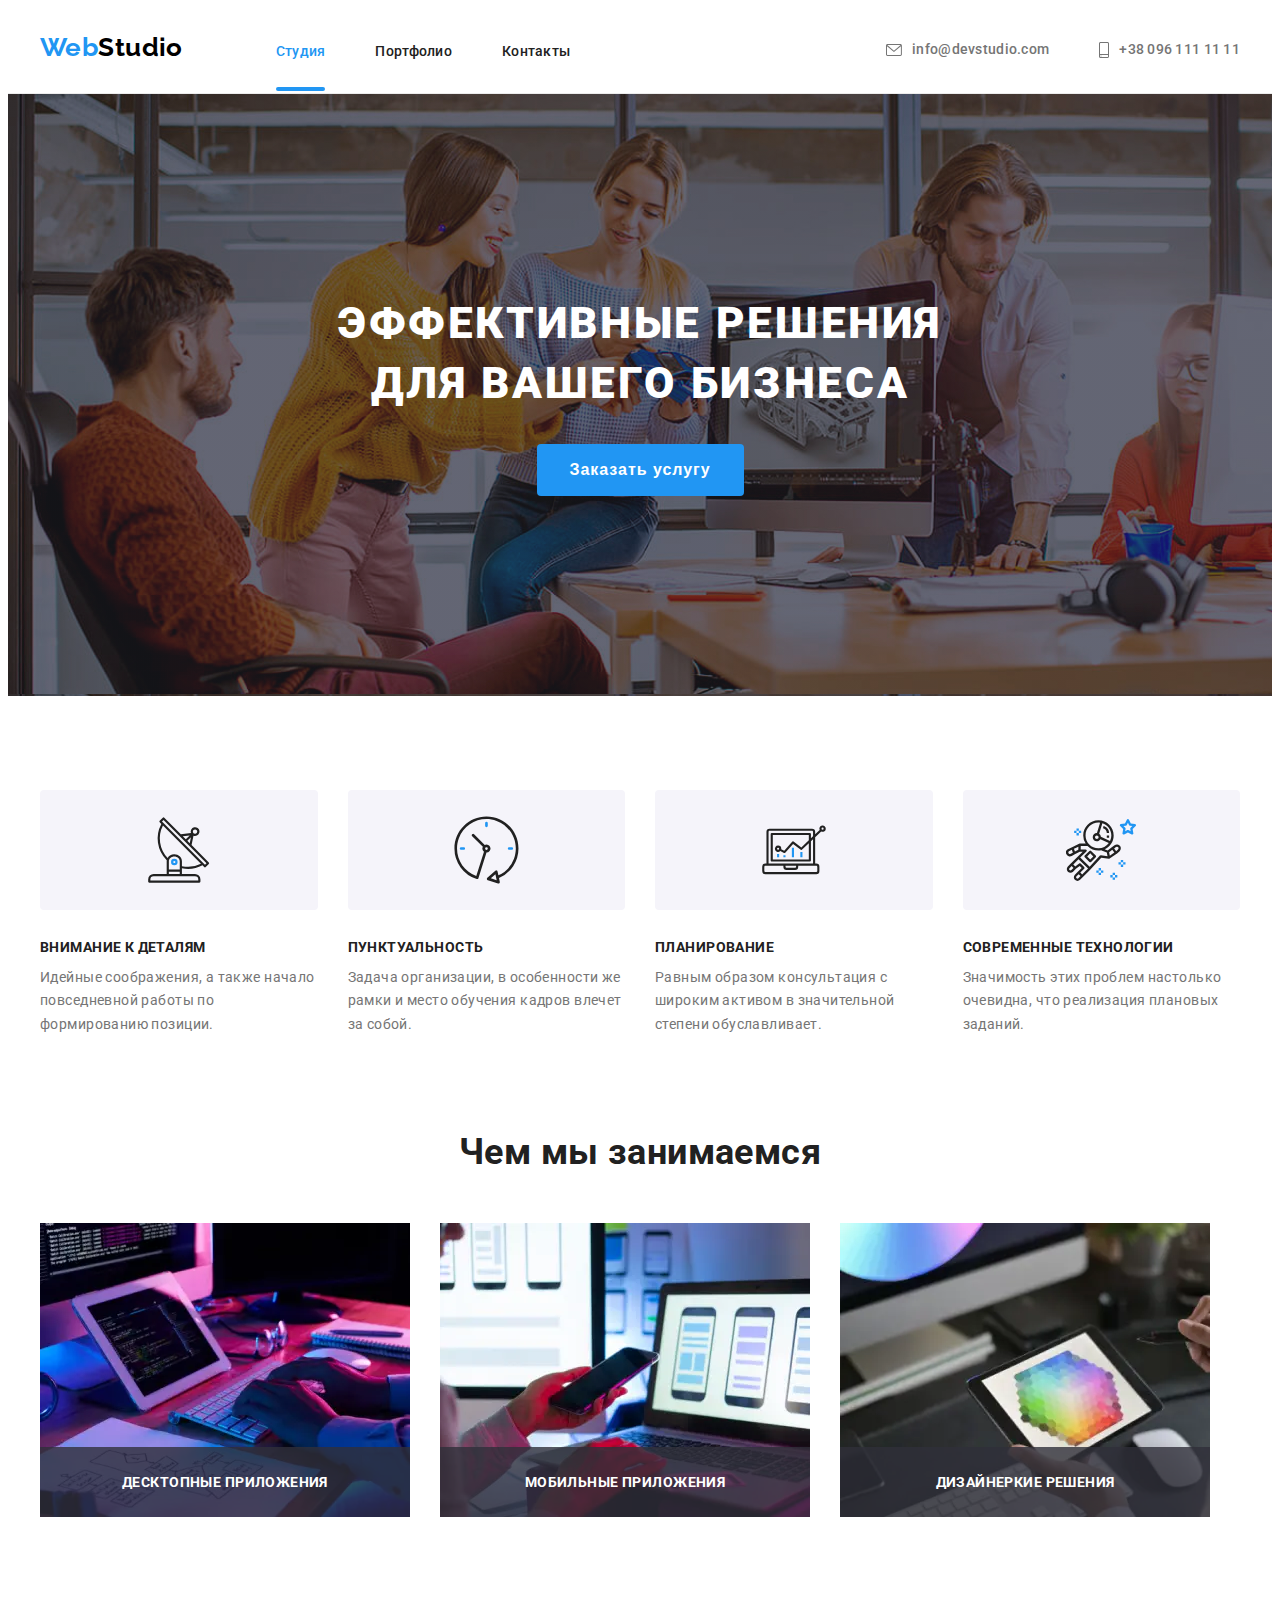
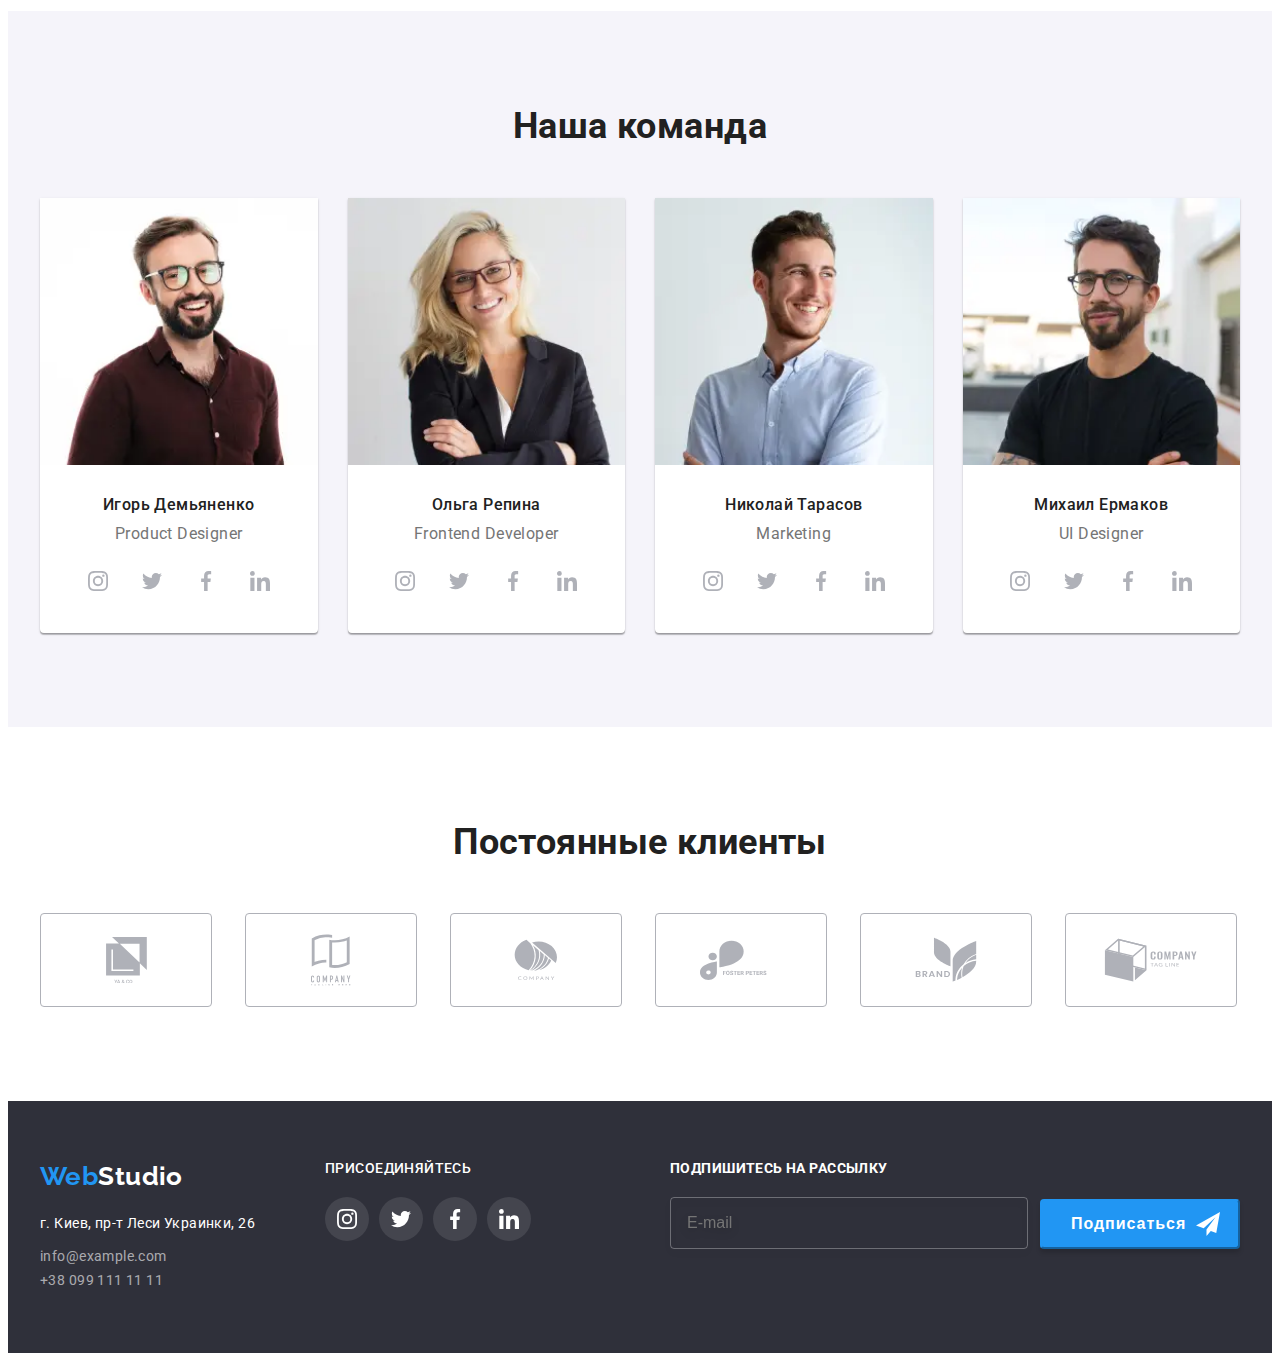
<file: index.html>
<!DOCTYPE html>
<html lang="ru">
<head>
    <meta charset="UTF-8">
    <meta http-equiv="X-UA-Compatible" content="IE=edge">
    <meta name="viewport" content="width=device-width, initial-scale=1.0">
    <title>WebStudio</title>
    <link rel="preconnect" href="https://fonts.gstatic.com">
    <link href="https://fonts.googleapis.com/css2?family=Raleway:wght@700&family=Roboto:wght@400;500;700;900&display=swap" rel="stylesheet">
    <link rel="stylesheet" href="https://cdnjs.cloudflare.com/ajax/libs/modern-normalize/1.1.0/modern-normalize.min.css" integrity="sha512-wpPYUAdjBVSE4KJnH1VR1HeZfpl1ub8YT/NKx4PuQ5NmX2tKuGu6U/JRp5y+Y8XG2tV+wKQpNHVUX03MfMFn9Q==" crossorigin="anonymous" referrerpolicy="no-referrer" />
    <link rel="stylesheet" href="./css/main.min.css">
</head>
<body>
    <!--Хедерh -->
    <header class="header">
        <div class="container header-container">
            <a href="" class="logo header__logo"><span class="logo--accent">Web</span>Studio</a>
            <nav class="site-nav">
                <ul class="site-nav__list list">
                    <li class="site-nav__item"> <a class="site-nav__link site-nav__link--current" href="">Студия </a> </li>
                    <li class="site-nav__item"> <a class="site-nav__link" href="./portfolio.html">Портфолио</a></li>
                    <li class="site-nav__item"> <a class="site-nav__link" href="">Контакты</a></li>
                </ul>
            </nav>
            <ul class="list contacts">
                <li class="contacts__item">
                    <a href="mailto:info@devstudio.com" class="contacts__link">
                        <svg class="contacts__icon" width="16" height="12">
                            <use href="./images/icons.svg#icon-envelope"></use>
                        </svg> info@devstudio.com</a> </li>
                <li class="contacts__item"><a href="tel:+380961111111" class="contacts__link">
                    <svg class="contacts__icon" width="10" height="16">
                        <use href="./images/icons.svg#icon-smartphone"></use>
                    </svg>+38 096 111 11 11</a></li>
            </ul>
            
            <button class="burger-btn" data-menu-open>
                <svg class="burger-btn__icon">
                    <use href="./images/icons.svg#icon-menu"></use>
                </svg>
            </button>

        </div>
        <div class="mobile-menu" data-menu>
            <div class="container mobile-menu__container">
                <button class="mobile-menu__close-btn" data-menu-close>
                    <svg class="mobile-menu__close-icon">
                        <use href="./images/icons.svg#mobile-menu-close-icon"></use>
                    </svg>
                </button>
                <ul class="mobile-nav-list list">
                    <li class="mobile-nav-list__item">
                        <a href="" class="mobile-nav-list__link mobile-nav__link--current">Студия</a>
                    </li>
                    <li class="mobile-nav-list__item">
                        <a href="./portfolio.html" class="mobile-nav-list__link">Портфолио</a>
                    </li>
                    <li class="mobile-nav-list__item">
                        <a href="" class="mobile-nav-list__link">Контакты</a>
                    </li>
                </ul>
                <div class="mobile-menu__flex-wrapper">
                    <ul class="mobile-contacts-list list">
                        <li class="mobile-contacts-list__item"><a class="mobile-contacts-list__link" href="tel:+380961111111">+380961111111</a></li>
                        <li class="mobile-contacts-list__item"><a class="mobile-contacts-list__link" href="mailto:info@devstudio.com">info@devstudio.com</a></li>
                    </ul>
                    
                    <ul class="mobile-media-list list">
                        <li class="mobile-media-list__item"><a href="" class="mobile-media-list__link mobile-media-list__link--no-border">Instagram</a></li>
                        <li class="mobile-media-list__item"><a href="" class="mobile-media-list__link">Twitter</a></li>
                        <li class="mobile-media-list__item"><a href="" class="mobile-media-list__link">Facebook</a></li>
                        <li class="mobile-media-list__item"><a href="" class="mobile-media-list__link">LinkedIn</a></li>
                    </ul>
                </div>
            </div>
        </div>
    </header>   
    <main>
         <!-- Герой -->
        <section class="hero section">
            <div class="container">
                <h1 class="hero__title">Эффективные решения для вашего бизнеса</h1>
                <button data-modal-open type="button" class="hero__button">Заказать услугу</button>
            </div>    
        </section>
        <!--Преимущетва  -->
        <section class="features section">
            <div class="container">
                <h2 class="visually-hidden features__title">Преимущества</h2>
                <ul class="features__list list">
                    <li class="features__item">
                        <div class="features__icon-container features__icon-container--no-margin-top">
                            <svg width="65.32" height="70">
                                <use href="./images/icons.svg#icon-antenna"></use>
                            </svg>
                        </div> 
                        <h3 class="features__title">Внимание к деталям</h3>
                        <p class="features__description">Идейные соображения, а также начало повседневной работы по формированию позиции.</p>
                    </li>
                    <li class="features__item">
                        <div class="features__icon-container">
                            <svg width="66.96" height="70">
                                <use href="./images/icons.svg#icon-clock"></use>
                            </svg>
                        </div> 
                        <h3 class="features__title">Пунктуальность</h3>
                        <p class="features__description">Задача организации, в особенности же рамки и место обучения кадров влечет за собой.</p>
                    </li>
                    <li class="features__item">
                        <div class="features__icon-container">
                            <svg width="70" height="63.59">
                                <use href="./images/icons.svg#icon-diagram"></use>
                            </svg>
                        </div> 
                        <h3 class="features__title">Планирование</h3>
                        <p class="features__description">Равным образом консультация с широким активом в значительной степени обуславливает.</p>
                    </li>
                    <li class="features__item">
                        <div class="features__icon-container">
                            <svg width="70" height="70">
                                <use href="./images/icons.svg#icon-astronaut"></use>
                            </svg>
                        </div> 
                        <h3 class="features__title">Современные технологии</h3>
                        <p class="features__description">Значимость этих проблем настолько очевидна, что реализация плановых заданий.</p>
                    </li>
                </ul>
            </div>   
        </section>
        <!-- Чем мы занимаемся -->
        <section class="directions section">
            <div class="container">
                <h2 class="directions__title">Чем мы занимаемся</h2>
                <ul class="directions__list list">
                    <li class="directions__item">

                        <picture>
                            <source media="(min-width: 1200px)" srcset="./images/desktop-app-desk.webp 1x, ./images/desktop-app-desk@2x.webp 2x"
                            type="image/webp">
                            <source media="(min-width: 1200px)" srcset="./images/desktop-app-desk.jpg 1x, ./images/desktop-app-desk@2x.jpg 2x">
                            

                            <img src="#" alt="десктопные приложения">


                        </picture>
                        <div class="directions__overlay"><p class="directions__text">Десктопные приложения</p></div>
                    </li>
                    <li class="directions__item">
                        <picture>
                            <source media="(min-width: 1200px)" srcset="./images/mob-app-desk.webp 1x, ./images/mob-app-desk@2x.webp 2x"
                            type="image/webp">
                            <source media="(min-width: 1200px)" srcset="./images/mob-app-desk.jpg 1x, ./images/mob-app-desk@2x.jpg 2x">
                                                                       
                            <img src="./images/mob-app-desk.jpg" alt="мобильные приложения">


                        </picture>
                        <div class="directions__overlay"><p class="directions__text">Мобильные приложения</p></div>
                    </li>
                    <li class="directions__item">
                        <picture>
                            <source media="(min-width: 1200px)" srcset="./images/design-desk.webp 1x, ./images/design-desk@2x.webp 2x"
                            type="image/webp">
                            <source media="(min-width: 1200px)" srcset="./images/design-desk.jpg 1x, ./images/design-desk@2x.jpg 2x">
                                                       
                            <img src="./images/design-desk.jpg" alt="дизайн">

                        </picture>
                        <div class="directions__overlay"><p class="directions__text">Дизайнеркие решения</p></div>
                    </li>
                </ul>
            </div>
        </section>
        <!-- Наша команда -->
        <section class="members members-section">
            <div class="container">
                <h2 class="members__title">Наша команда</h2>
                <ul class="members-list list">
                    <li class="members-list__item">
                        <picture>
                            <source media="(min-width: 1200px)" srcset="./images/igor-dem-desk.webp 1x, ./images/igor-dem-desk@2x.webp 2x"
                            type="image/webp">
                            <source media="(min-width: 1200px)" srcset="./images/igor-dem-desk.jpg 1x, ./images/igor-dem-desk@2x.jpg 2x">

                            <source media="(min-width: 768px)" srcset="./images/igor-dem-tabl.webp 1x, ./images/igor-dem-tabl@2x.webp 2x"
                            type="image/webp">
                            <source media="(min-width: 768px)" srcset="./images/igor-dem-tabl.jpg 1x, ./images/igor-dem-tabl@2x.jpg 2x">

                            <source media="(min-width: 280px)" srcset="./images/igor-dem-mob.webp 1x, ./images/igor-dem-mob@2x.webp 2x"
                            type="image/webp">
                            <source media="(min-width: 280px)" srcset="./images/igor-dem-mob.jpg 1x, ./images/igor-dem-mob@2x.jpg 2x">

                            <img src="./images/igor-dem-mob.jpg" alt="Игорь Демьяненко">
                        </picture>
                        
                        <div class="members-list__item-wrapper">
                            <h3 class="members-list__name">Игорь Демьяненко</h3>
                            <p lang="en" class="members-list__description">Product Designer</p>
                            <ul class="soc-media__list list">
                                <li class="soc-media__item"><a class="soc-media__link" href=""><svg class="soc-media__icon" width="20" height="20"><use href="./images/icons.svg#icon-instagram"></use></svg></a></li>
                                <li class="soc-media__item"><a class="soc-media__link" href=""><svg class="soc-media__icon" width="20" height="20"><use href="./images/icons.svg#icon-twitter"></use></svg></a></li>
                                <li class="soc-media__item"><a class="soc-media__link" href=""><svg class="soc-media__icon" width="20" height="20"><use href="./images/icons.svg#icon-facebook"></use></svg></a></li>
                                <li class="soc-media__item"><a class="soc-media__link" href=""><svg class="soc-media__icon" width="20" height="20"><use href="./images/icons.svg#icon-linkedin"></use></svg></a></li>
                            </ul>
                        </div>
                    </li>
                    <li class="members-list__item">
                        <picture>
                            <source media="(min-width: 1200px)" srcset="./images/olga-rep-desk.webp 1x, ./images/olga-rep-desk@2x.webp 2x"
                            type="image/webp">
                            <source media="(min-width: 1200px)" srcset="./images/olga-rep-desk.jpg 1x, ./images/olga-rep-desk@2x.jpg 2x">

                            <source media="(min-width: 768px)" srcset="./images/olga-rep-tabl.webp 1x, ./images/olga-rep-tabl@2x.webp 2x"
                            type="image/webp">
                            <source media="(min-width: 768px)" srcset="./images/olga-rep-tabl.jpg 1x, ./images/olga-rep-tabl@2x.jpg 2x">

                            <source media="(min-width: 280px)" srcset="./images/olga-rep-mob.webp 1x, ./images/olga-rep-mob@2x.webp 2x"
                            type="image/webp">
                            <source media="(min-width: 280px)" srcset="./images/olga-rep-mob.jpg 1x, ./images/olga-rep-mob@2x.jpg 2x">

                            <img src="./images/olga-rep-mob.jpg" alt="Ольга Репина">
                        </picture>
                        <div class="members-list__item-wrapper">
                            <h3 class="members-list__name">Ольга Репина</h3>
                            <p lang="en" class="members-list__description">Frontend Developer</p>
                            <ul class="soc-media__list list">
                                <li class="soc-media__item"><a class="soc-media__link" href=""><svg class="soc-media__icon" width="20" height="20"><use href="./images/icons.svg#icon-instagram"></use></svg></a></li>
                                <li class="soc-media__item"><a class="soc-media__link" href=""><svg class="soc-media__icon" width="20" height="20"><use href="./images/icons.svg#icon-twitter"></use></svg></a></li>
                                <li class="soc-media__item"><a class="soc-media__link" href=""><svg class="soc-media__icon" width="20" height="20"><use href="./images/icons.svg#icon-facebook"></use></svg></a></li>
                                <li class="soc-media__item"><a class="soc-media__link" href=""><svg class="soc-media__icon" width="20" height="20"><use href="./images/icons.svg#icon-linkedin"></use></svg></a></li>
                            </ul>
                        </div>
                    </li>
                    <li class="members-list__item">
                        <picture>
                            <source media="(min-width: 1200px)" srcset="./images/nikolay-tar-desk.webp 1x, ./images/nikolay-tar-desk@2x.webp 2x"
                            type="image/webp">
                            <source media="(min-width: 1200px)" srcset="./images/nikolay-tar-desk.jpg 1x, ./images/nikolay-tar-desk@2x.jpg 2x">

                            <source media="(min-width: 768px)" srcset="./images/nikolay-tar-tabl.webp 1x, ./images/nikolay-tar-tabl@2x.webp 2x"
                            type="image/webp">
                            <source media="(min-width: 768px)" srcset="./images/nikolay-tar-tabl.jpg 1x, ./images/nikolay-tar-tabl@2x.jpg 2x">

                            <source media="(min-width: 280px)" srcset="./images/nikolay-tar-mob.webp 1x, ./images/nikolay-tar-mob@2x.webp 2x"
                            type="image/webp">
                            <source media="(min-width: 280px)" srcset="./images/nikolay-tar-mob.jpg 1x, ./images/nikolay-tar-mob@2x.jpg 2x">

                            <img src="./images/nikolay-tar-mob.jpg" alt="Николай Тарасов">
                        </picture>
                        <div class="members-list__item-wrapper">
                            <h3 class="members-list__name">Николай Тарасов</h3>
                            <p lang="en" class="members-list__description">Marketing</p>
                            <ul class="soc-media__list list">
                                <li class="soc-media__item"><a class="soc-media__link" href=""><svg class="soc-media__icon" width="20" height="20"><use href="./images/icons.svg#icon-instagram"></use></svg></a></li>
                                <li class="soc-media__item"><a class="soc-media__link" href=""><svg class="soc-media__icon" width="20" height="20"><use href="./images/icons.svg#icon-twitter"></use></svg></a></li>
                                <li class="soc-media__item"><a class="soc-media__link" href=""><svg class="soc-media__icon" width="20" height="20"><use href="./images/icons.svg#icon-facebook"></use></svg></a></li>
                                <li class="soc-media__item"><a class="soc-media__link" href=""><svg class="soc-media__icon" width="20" height="20"><use href="./images/icons.svg#icon-linkedin"></use></svg></a></li>
                            </ul>
                        </div>
                    </li>
                    <li class="members-list__item">
                        <picture>
                            <source media="(min-width: 1200px)" srcset="./images/mikhail-erm-desk.webp 1x, ./images/mikhail-erm-desk@2x.webp 2x"
                            type="image/webp">
                            <source media="(min-width: 1200px)" srcset="./images/mikhail-erm-desk.jpg 1x, ./images/mikhail-erm-desk@2x.jpg 2x">

                            <source media="(min-width: 768px)" srcset="./images/mikhail-erm-tabl.webp 1x, ./images/mikhail-erm-tabl@2x.webp 2x"
                            type="image/webp">
                            <source media="(min-width: 768px)" srcset="./images/mikhail-erm-tabl.jpg 1x, ./images/mikhail-erm-tabl@2x.jpg 2x">

                            <source media="(min-width: 280px)" srcset="./images/mikhail-erm-mob.webp 1x, ./images/mikhail-erm-mob@2x.webp 2x"
                            type="image/webp">
                            <source media="(min-width: 280px)" srcset="./images/mikhail-erm-mob.jpg 1x, ./images/mikhail-erm-mob@2x.jpg 2x">

                            <img src="./images/mikhail-erm-mob.jpg" alt="Михаил Ермаков">
                        </picture>
                        <div class="members-list__item-wrapper">
                            <h3 class="members-list__name">Михаил Ермаков</h3>
                            <p lang="en" class="members-list__description">UI Designer</p>
                            <ul class="soc-media__list list">
                                <li class="soc-media__item"><a class="soc-media__link" href=""><svg class="soc-media__icon" width="20" height="20"><use href="./images/icons.svg#icon-instagram"></use></svg></a></li>
                                <li class="soc-media__item"><a class="soc-media__link" href=""><svg class="soc-media__icon" width="20" height="20"><use href="./images/icons.svg#icon-twitter"></use></svg></a></li>
                                <li class="soc-media__item"><a class="soc-media__link" href=""><svg class="soc-media__icon" width="20" height="20"><use href="./images/icons.svg#icon-facebook"></use></svg></a></li>
                                <li class="soc-media__item"><a class="soc-media__link" href=""><svg class="soc-media__icon" width="20" height="20"><use href="./images/icons.svg#icon-linkedin"></use></svg></a></li>
                            </ul>
                        </div>
                    </li>
                </ul>
            </div>    
        </section>
        <!-- Постоянные клиенты -->
        <section class="clients section">
            <div class="container">
                <h2 class="clients__title">Поcтоянные клиенты</h2>
                <ul class="clients-list list">
                    <li class="clients-list__item"><a class="clients-list__link" href=""><svg class="clients-list__icon" width="41" height="46.7"><use href="./images/icons.svg#icon-logo-one"></use></svg></a></li>
                    <li class="clients-list__item"><a class="clients-list__link" href=""><svg class="clients-list__icon" width="40" height="52"><use href="./images/icons.svg#icon-logo-two"></use></svg></a></li>
                    <li class="clients-list__item"><a class="clients-list__link" href=""><svg class="clients-list__icon" width="43.46" height="41.18"><use href="./images/icons.svg#icon-logo-three"></use></svg></a></li>
                    <li class="clients-list__item"><a class="clients-list__link" href=""><svg class="clients-list__icon" width="84.44" height="40.62"><use href="./images/icons.svg#icon-logo-four"></use></svg></a></li>
                    <li class="clients-list__item"><a class="clients-list__link" href=""><svg class="clients-list__icon" width="62.54" height="45.43"><use href="./images/icons.svg#icon-logo-five"></use></svg></a></li>
                    <li class="clients-list__item"><a class="clients-list__link" href=""><svg class="clients-list__icon" width="93.79" height="43.93"><use href="./images/icons.svg#icon-logo-six"></use></svg></a></li>
                </ul>
            </div>
        </section>
    </main>

<!-- Футер -->
   
<footer class="footer">
        <div class="container">
            <div class="adress-soc-media-wrapper">
                <div class="address-container">
                    <a href="" class="logo footer__logo"><span class="logo--accent">Web</span>Studio</a>
                    <address class="address">
                    <p class="address__main"> г. Киев, пр-т Леси Украинки, 26</p>
                        <ul class="address__list list">
                            <li><a href="mailto:info@example.com" class="address__link">info@example.com</a></li>
                            <li><a href="tel:+380991111111" class="address__link">+38 099 111 11 11</a></li>
                        </ul>    
                    </address>
                </div>
                <div class="soc-media">
                    <h2 class="soc-media__title">присоединяйтесь</h2>
                    <ul class="soc-media__list list">
                        <li class="soc-media__item"><a class="soc-media__link" href=""><svg class="soc-media__icon soc-media__icon--dark" width="20" height="20"><use href="./images/icons.svg#icon-instagram"></use></svg></a></li>
                        <li class="soc-media__item"><a class="soc-media__link" href=""><svg class="soc-media__icon soc-media__icon--dark" width="20" height="20"><use href="./images/icons.svg#icon-twitter"></use></svg></a></li>
                        <li class="soc-media__item"><a class="soc-media__link" href=""><svg class="soc-media__icon soc-media__icon--dark" width="20" height="20"><use href="./images/icons.svg#icon-facebook"></use></svg></a></li>
                        <li class="soc-media__item"><a class="soc-media__link" href=""><svg class="soc-media__icon soc-media__icon--dark" width="20" height="20"><use href="./images/icons.svg#icon-linkedin"></use></svg></a></li>
                    </ul>
                </div>  
            </div>
            <form class="subscribe-form">
                <div class="subscribe-field">
                    <label for="subscribe-mail" class="subscribe-label">Подпишитесь на рассылку</label>
                    <input 
                    type="email"
                    class="subscribe-input"
                    name="mail"
                    id="subscribe-mail"
                    placeholder="E-mail"
                    />
                </div>
                <button type="submit" class="subscribe-button">Подписаться
                    <svg class="icon-send" width="24" height="24">
                        <use href="./images/icons.svg#icon-send"></use>
                    </svg>
                
                </button>
            </form>
        </div>
    </footer>
    <!-- Модальное окно -->
    <div class="modal is-hidden" id="modal" data-modal>
        <div class="modal-content" id="modal-content">
            <button data-modal-close type="button" class="modal-close-button"> 
                <svg class="close-icon" width="11" height="11"><use href=./images/icons.svg#close-icon></use></svg>
            </button>
            <form action="#" class="modal-form">
                <p class="modal-title">Оставьте свои данные, мы вам перезвоним</p>
                <div class="modal-field">
                    <label for="name" class="modal-label">Имя</label>
                    <div class="modal-field-wrapper">
                       
                        <input
                        type="text"
                        minlength="2"
                        class="modal-input"
                        name="name"
                        id="name"
                        required
                        />
                        <svg class="input-icon" width="18" height="18">
                            <use href="./images/icons.svg#icon-person-black"></use>
                        </svg>
                    </div>
                </div>

                <div class="modal-field">
                    <label for="tel" class="modal-label">Телефон</label>
                    <div class="modal-field-wrapper">
                        
                        <input
                        type="tel"
                        pattern="[0-9]{3}-[0-9]{3}-[0-9]{2}-[0-9]{2}"
                        class="modal-input"
                        name="phone-number"
                        id="tel"
                        required
                        />
                        <svg class="input-icon" width="18" height="18">
                            <use href="./images/icons.svg#icon-phone-black"></use>
                        </svg>
                    </div>
                    
                </div>

                <div class="modal-field">
                    <label for="mail" class="modal-label">Почта</label>
                    <div class="modal-field-wrapper">
                        
                        <input
                        type="email"
                        class="modal-input"
                        name="mail"
                        id="mail"
                        required
                        />
                        <svg class="input-icon" width="18" height="18">
                            <use href="./images/icons.svg#icon-email-black"></use>
                        </svg>
                    </div>
                    
                </div>

                <div class="modal-field">
                    <label for="comment" class="modal-label">Комментарий</label>
                    <textarea type="text" class="modal-input comment-area" name="comment" id="comment" placeholder="Введите текст"></textarea>
                     
                </div>

                <input type="checkbox" 
                class="modal-check visually-hidden"
                name="policy" 
                id="policy"
                required/>
                <label for="policy" class="policy">
                    <svg class="checked-icon" width="16" height="15"><use href="./images/icons.svg#icon-check"></use></svg>
                    
                    <span>Соглашаюсь с рассылкой и принимаю 
                    <a href="" class="policy-link"> Условия договора</a></span>
                </label>

                <button class="modal-submit-button" type="submit">Отправить</button>
            </form>
        </div>  
    </div>
    <script src="./js/modal.js"></script>
    <script src="./js/menu.js"></script>
</body>
</html>
</file>
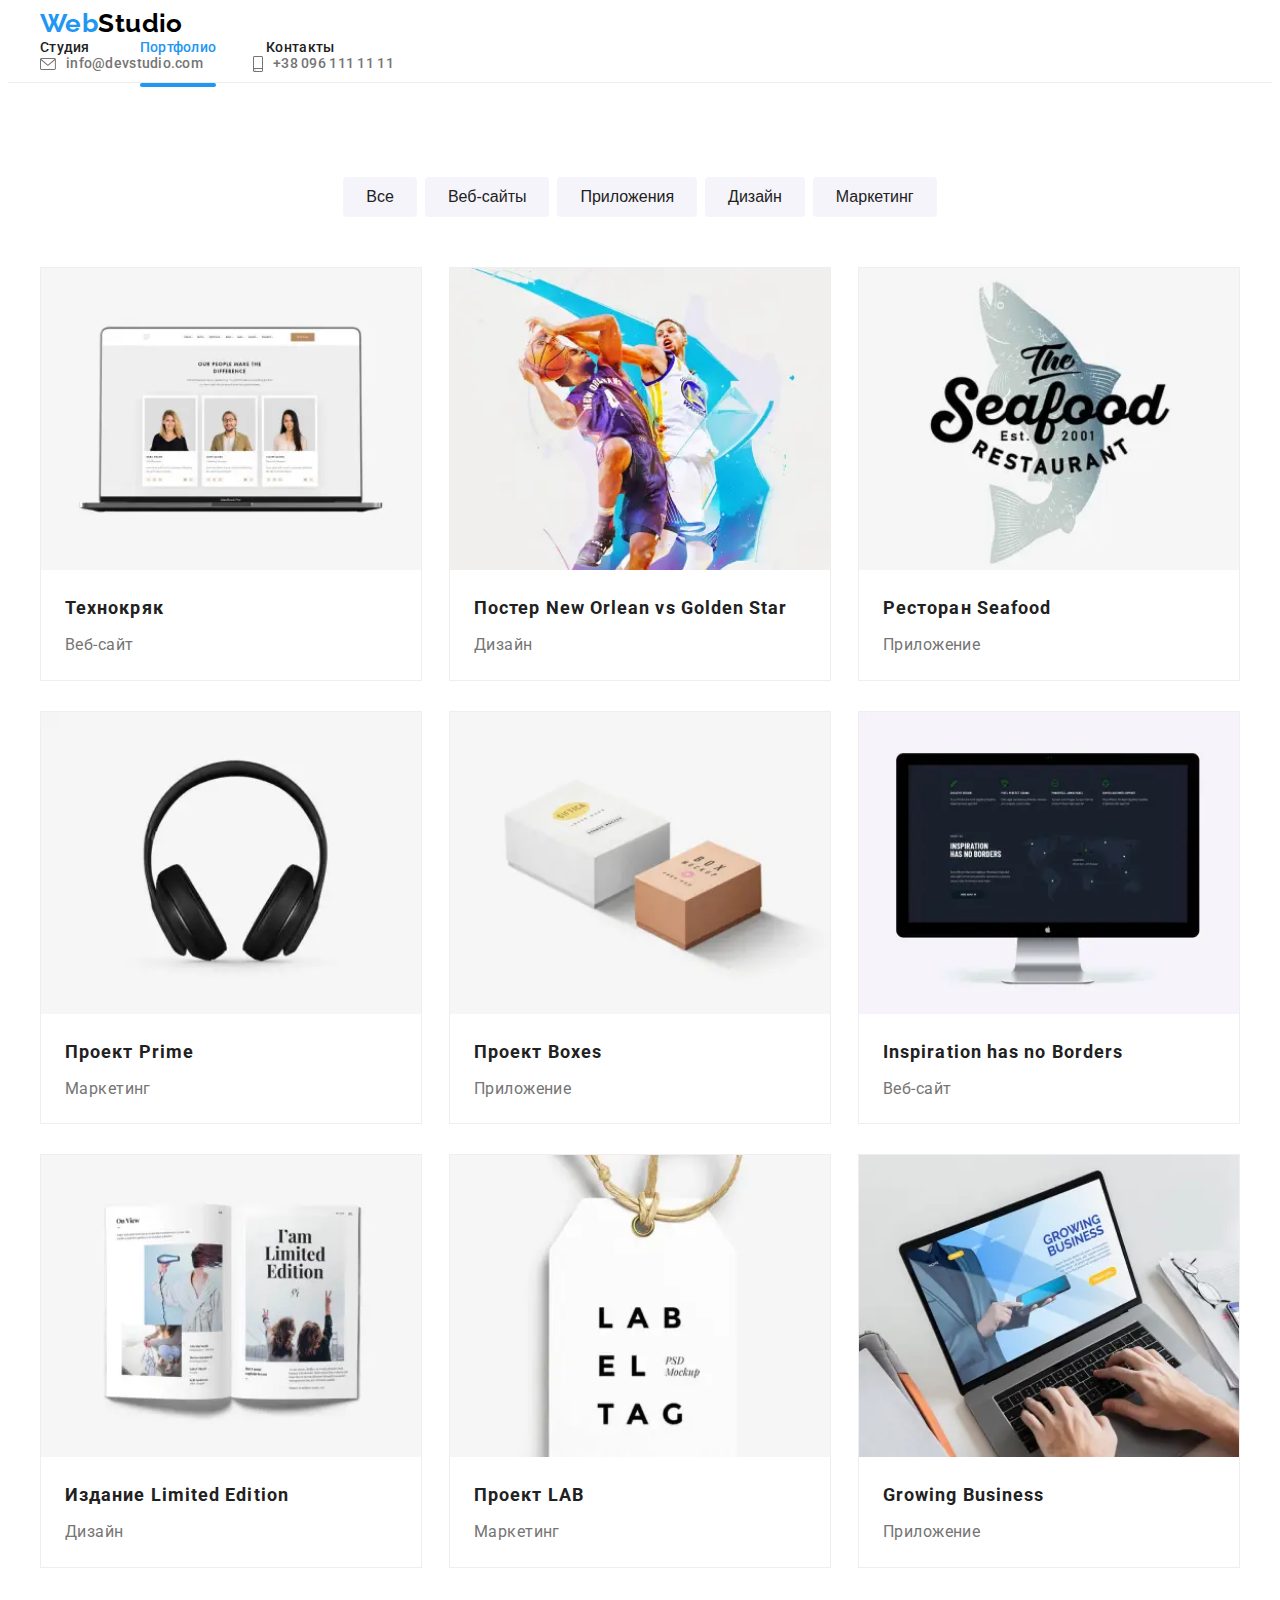
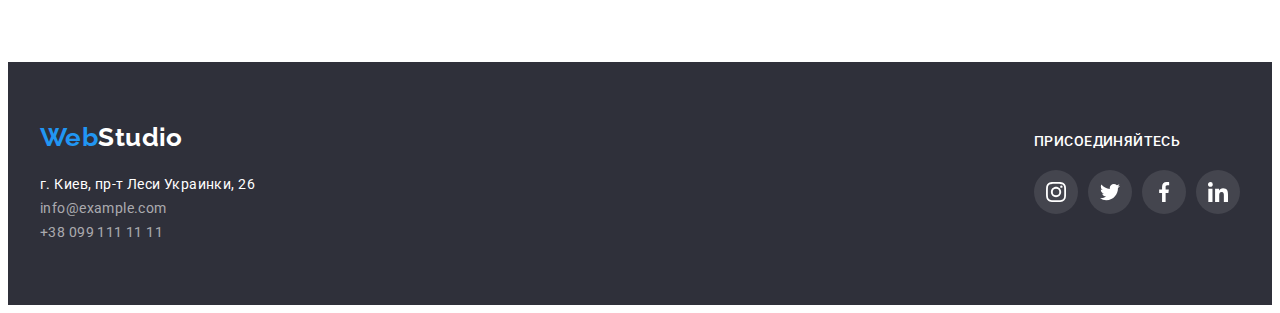
<file: portfolio.html>
<!DOCTYPE html>
<html lang="ru">
<head>
    <meta charset="UTF-8">
    <meta http-equiv="X-UA-Compatible" content="IE=edge">
    <meta name="viewport" content="width=device-width, initial-scale=1.0">
    <title>Portfolio</title>
    <link rel="preconnect" href="https://fonts.gstatic.com">
    <link href="https://fonts.googleapis.com/css2?family=Raleway:wght@700&family=Roboto:wght@400;500;700&display=swap" rel="stylesheet">
    <link rel="stylesheet" href="https://cdnjs.cloudflare.com/ajax/libs/modern-normalize/1.1.0/modern-normalize.min.css" integrity="sha512-wpPYUAdjBVSE4KJnH1VR1HeZfpl1ub8YT/NKx4PuQ5NmX2tKuGu6U/JRp5y+Y8XG2tV+wKQpNHVUX03MfMFn9Q==" crossorigin="anonymous" referrerpolicy="no-referrer" />
    <link rel="stylesheet" href="./css/main.min.css">
</head>
<body>
    <header class="header">
        <div class="container">
            <a href="" class="logo header__logo"><span class="logo--accent">Web</span>Studio</a>
        
            <nav class="site-nav">
                <ul class="site-nav__list list">
                    <li class="site-nav__item"> <a class="site-nav__link" href="./index.html">Студия </a> </li>
                    <li class="site-nav__item"> <a class="site-nav__link  site-nav__link--current" href="">Портфолио</a></li>
                    <li class="site-nav__item"> <a class="site-nav__link" href="">Контакты</a></li>
                </ul>
            </nav>
                <ul class="list contacts">
                    <li class="contacts__item">
                         <a href="mailto:info@devstudio.com" class="contacts__link">
                            <svg class="contacts__icon" width="16" height="12">
                                <use href="./images/icons.svg#icon-envelope"></use>
                            </svg> info@devstudio.com</a> </li>
                    <li class="contacts__item"><a href="tel:+380961111111" class="contacts__link"><svg class="contacts__icon" width="10" height="16">
                        <use href="./images/icons.svg#icon-smartphone"></use>
                    </svg>+38 096 111 11 11</a></li>
                </ul>
        </div>
    </header>   
    <main>
        <!-- Наши проекты -->
        <section class="projects section">
            <div class="container">
                <h1 class="projects__title visually-hidden">Наши проекты</h1>
                <ul class="button-list list">
                    <li class="button-list__item"><button type="button" class="button-list__button">Все</button></li>
                    <li class="button-list__item"><button type="button" class="button-list__button">Веб-сайты</button></li>
                    <li class="button-list__item"><button type="button" class="button-list__button">Приложения</button></li>
                    <li class="button-list__item"><button type="button" class="button-list__button">Дизайн</button></li>
                    <li class="button-list__item"><button type="button" class="button-list__button">Маркетинг</button></li>
                </ul>
                <ul class="project-list list">
                    <li class="project-list__item">
                        <a class="project-list__link" href="">
                            <div class="project-list__image-wrapper">
                                <picture>
                                    <source media="(min-width: 1200px)" srcset="./images/technokriak-desk.webp 1x, ./images/technokriak-desk@2x.webp 2x"
                                    type="image/webp">
                                    <source media="(min-width: 1200px)" srcset="./images/technokriak-desk.jpg 1x, ./images/technokriak-desk@2x.jpg 2x">

                                    <source media="(min-width: 768px)" srcset="./images/technokriak-tabl.webp 1x, ./images/technokriak-tabl@2x.webp 2x"
                                    type="image/webp">
                                    <source media="(min-width: 768px)" srcset="./images/technokriak-tabl.jpg 1x, ./images/technokriak-tabl@2x.jpg 2x">

                                    <source media="(min-width: 280px)" srcset="./images/technokriak-mob.webp 1x, ./images/technokriak-mob@2x.webp 2x"
                                    type="image/webp">
                                    <source media="(min-width: 280px)" srcset="./images/technokriak-mob.jpg 1x, ./images/technokriak-mob@2x.jpg 2x">
        
                                    <img src="./images/technokriak-mob.jpg" alt="Технокряк">
                                </picture>
                                <div class="project-list__overlay"><p class="project-list__description">Технокряк это современная площадка распространения коронавируса. Компании используют эту платформу для цифрового шпионажа и атак на защищённые сервера конкурентов.</p></div>
                            </div>
                            <div class="project">
                                <h2 class="project__title">Технокряк</h2>
                                <p class="project__type">Веб-сайт</p>
                            </div>
                        </a>
                    </li>
                    <li class="project-list__item">
                        <a class="project-list__link" href="">
                            <div class="project-list__image-wrapper">
                                <picture>
                                    <source media="(min-width: 1200px)" srcset="./images/n-orlean-g-star-desk.webp 1x, ./images/n-orlean-g-star-desk@2x.webp 2x"
                                    type="image/webp">
                                    <source media="(min-width: 1200px)" srcset="./images/n-orlean-g-star-desk.jpg 1x, ./images/n-orlean-g-star-desk@2x.jpg 2x">
        
                                    <source media="(min-width: 768px)" srcset="./images/n-orlean-g-star-tabl.webp 1x, ./images/n-orlean-g-star-tabl@2x.webp 2x"
                                    type="image/webp">
                                    <source media="(min-width: 768px)" srcset="./images/n-orlean-g-star-tabl.jpg 1x, ./images/n-orlean-g-star-tabl@2x.jpg 2x">
        
                                    <source media="(min-width: 280px)" srcset="./images/n-orlean-g-star-mob.webp 1x, ./images/n-orlean-g-star-mob@2x.webp 2x"
                                    type="image/webp">
                                    <source media="(min-width: 280px)" srcset="./images/n-orlean-g-star-mob.jpg 1x, ./images/n-orlean-g-star-mob@2x.jpg 2x">
        
                                    <img src="./images/n-orlean-g-star-mob.jpg" alt="Постер New Orlean vs Golden Star">
                                </picture>
                                <div class="project-list__overlay"><p class="project-list__description">Технокряк это современная площадка распространения коронавируса. Компании используют эту платформу для цифрового шпионажа и атак на защищённые сервера конкурентов.</p></div>
                            </div>
                            <div class="project">
                                <h2 class="project__title">Постер New Orlean vs Golden Star</h2>
                                <p class="project__type">Дизайн</p>
                            </div>
                        </a>
                    </li>
                    <li class="project-list__item">
                        <a class="project-list__link" href="">
                            <div class="project-list__image-wrapper">
                                <picture>
                                    <source media="(min-width: 1200px)" srcset="./images/seafood-desk.webp 1x, ./images/seafood-desk@2x.webp 2x"
                                    type="image/webp">
                                    <source media="(min-width: 1200px)" srcset="./images/seafood-desk.jpg 1x, ./images/seafood-desk@2x.jpg 2x">
        
                                    <source media="(min-width: 768px)" srcset="./images/seafood-tabl.webp 1x, ./images/seafood-tabl@2x.webp 2x"
                                    type="image/webp">
                                    <source media="(min-width: 768px)" srcset="./images/seafood-tabl.jpg 1x, ./images/seafood-tabl@2x.jpg 2x">
        
                                    <source media="(min-width: 280px)" srcset="./images/seafood-mob.webp 1x, ./images/seafood-mob@2x.webp 2x"
                                    type="image/webp">
                                    <source media="(min-width: 280px)" srcset="./images/seafood-mob.jpg 1x, ./images/seafood-mob@2x.jpg 2x">
        
                                    <img src="./images/seafood-mob.jpg" alt="Ресторан Seafood">
                                </picture>
                                <div class="project-list__overlay"><p class="project-list__description">Технокряк это современная площадка распространения коронавируса. Компании используют эту платформу для цифрового шпионажа и атак на защищённые сервера конкурентов.</p></div>
                            </div>
                            <div class="project">
                                <h2 class="project__title">Ресторан Seafood</h2>
                                <p class="project__type">Приложение</p>
                            </div>
                        </a>
                    </li>
                    <li class="project-list__item">
                        <a class="project-list__link" href="">
                            <div class="project-list__image-wrapper">
                                <picture>
                                    <source media="(min-width: 1200px)" srcset="./images/prime-desk.webp 1x, ./images/prime-desk@2x.webp 2x"
                                    type="image/webp">
                                    <source media="(min-width: 1200px)" srcset="./images/prime-desk.jpg 1x, ./images/prime-desk@2x.jpg 2x">
        
                                    <source media="(min-width: 768px)" srcset="./images/prime-tabl.webp 1x, ./images/prime-tabl@2x.webp 2x"
                                    type="image/webp">
                                    <source media="(min-width: 768px)" srcset="./images/prime-tabl.jpg 1x, ./images/prime-tabl@2x.jpg 2x">
        
                                    <source media="(min-width: 280px)" srcset="./images/prime-mob.webp 1x, ./images/prime-mob@2x.webp 2x"
                                    type="image/webp">
                                    <source media="(min-width: 280px)" srcset="./images/prime-mob.jpg 1x, ./images/prime-mob@2x.jpg 2x">
        
                                    <img src="./images/prime-mob.jpg" alt="Проект Prime">
                                </picture>
                                <div class="project-list__overlay"><p class="project-list__description">Технокряк это современная площадка распространения коронавируса. Компании используют эту платформу для цифрового шпионажа и атак на защищённые сервера конкурентов.</p></div>
                            </div>
                            <div class="project">
                                <h2 class="project__title">Проект Prime</h2>
                                <p class="project__type">Маркетинг</p>
                            </div>
                        </a>
                    </li>
                    <li class="project-list__item">
                        <a class="project-list__link" href="">
                            <div class="project-list__image-wrapper">
                                <picture>
                                    <source media="(min-width: 1200px)" srcset="./images/boxes-desk.webp 1x, ./images/boxes-desk@2x.webp 2x"
                                    type="image/webp">
                                    <source media="(min-width: 1200px)" srcset="./images/boxes-desk.jpg 1x, ./images/boxes-desk@2x.jpg 2x">
        
                                    <source media="(min-width: 768px)" srcset="./images/boxes-tabl.webp 1x, ./images/boxes-tabl@2x.webp 2x"
                                    type="image/webp">
                                    <source media="(min-width: 768px)" srcset="./images/boxes-tabl.jpg 1x, ./images/boxes-tabl@2x.jpg 2x">

                                    <source media="(min-width: 280px)" srcset="./images/boxes-mob.webp 1x, ./images/boxes-mob@2x.webp 2x"
                                    type="image/webp">
                                    <source media="(min-width: 280px)" srcset="./images/boxes-mob.jpg 1x, ./images/boxes-mob@2x.jpg 2x">
        
                                    <img src="./images/boxes-mob.jpg" alt="Проект Boxes">
                                </picture>
                                <div class="project-list__overlay"><p class="project-list__description">Технокряк это современная площадка распространения коронавируса. Компании используют эту платформу для цифрового шпионажа и атак на защищённые сервера конкурентов.</p></div>
                            </div>
                            <div class="project">
                                <h2 class="project__title">Проект Boxes</h2>
                                <p class="project__type">Приложение</p>
                            </div>
                        </a>
                    </li>
                    <li class="project-list__item">
                        <a class="project-list__link" href="">
                            <div class="project-list__image-wrapper">
                                <picture>
                                    <source media="(min-width: 1200px)" srcset="./images/insp-has-no-borders-desk.webp 1x, ./images/insp-has-no-borders-desk@2x.webp 2x"
                                    type="image/webp">
                                    <source media="(min-width: 1200px)" srcset="./images/insp-has-no-borders-desk.jpg 1x, ./images/insp-has-no-borders-desk@2x.jpg 2x">
        
                                    <source media="(min-width: 768px)" srcset="./images/insp-has-no-borders-tabl.webp 1x, ./images/insp-has-no-borders-tabl@2x.webp 2x"
                                    type="image/webp">
                                    <source media="(min-width: 768px)" srcset="./images/insp-has-no-borders-tabl.jpg 1x, ./images/insp-has-no-borders-tabl@2x.jpg 2x">
        
                                    <source media="(min-width: 280px)" srcset="./images/insp-has-no-borders-mob.webp 1x, ./images/insp-has-no-borders-mob@2x.webp 2x"
                                    type="image/webp">
                                    <source media="(min-width: 280px)" srcset="./images/insp-has-no-borders-mob.jpg 1x, ./images/insp-has-no-borders-mob@2x.jpg 2x">
        
                                    <img src="./images/insp-has-no-borders-mob.jpg" alt="Inspiration has no Borders">
                                </picture>
                                <div class="project-list__overlay"><p class="project-list__description">Технокряк это современная площадка распространения коронавируса. Компании используют эту платформу для цифрового шпионажа и атак на защищённые сервера конкурентов.</p></div>
                            </div>
                            <div class="project">
                                <h2 class="project__title">Inspiration has no Borders</h2>
                                <p class="project__type">Веб-сайт</p>
                            </div>
                        </a>
                    </li>
                    <li class="project-list__item">
                        <a class="project-list__link" href="">
                            <div class="project-list__image-wrapper">
                                <picture>
                                    <source media="(min-width: 1200px)" srcset="./images/limited-ed-desk.webp 1x, ./images/limited-ed-desk@2x.webp 2x"
                                    type="image/webp">
                                    <source media="(min-width: 1200px)" srcset="./images/limited-ed-desk.jpg 1x, ./images/limited-ed-desk@2x.jpg 2x">
        
                                    <source media="(min-width: 768px)" srcset="./images/limited-ed-tabl.webp 1x, ./images/limited-ed-tabl@2x.webp 2x"
                                    type="image/webp">
                                    <source media="(min-width: 768px)" srcset="./images/limited-ed-tabl.jpg 1x, ./images/limited-ed-tabl@2x.jpg 2x">
        
                                    <source media="(min-width: 280px)" srcset="./images/limited-ed-mob.webp 1x, ./images/limited-ed-mob@2x.webp 2x"
                                    type="image/webp">
                                    <source media="(min-width: 280px)" srcset="./images/limited-ed-mob.jpg 1x, ./images/limited-ed-mob@2x.jpg 2x">
        
                                    <img src="./images/limited-ed-mob.jpg" alt="Издание Limited Edition">
                                </picture>
                                <div class="project-list__overlay"><p class="project-list__description">Технокряк это современная площадка распространения коронавируса. Компании используют эту платформу для цифрового шпионажа и атак на защищённые сервера конкурентов.</p></div>
                            </div>
                            <div class="project">
                                <h2 class="project__title">Издание Limited Edition</h2>
                                <p class="project__type">Дизайн</p>
                            </div>
                        </a>
                    </li>
                    <li class="project-list__item">
                        <a class="project-list__link" href="">
                            <div class="project-list__image-wrapper">
                                <picture>
                                    <source media="(min-width: 1200px)" srcset="./images/lab-desk.webp 1x, ./images/lab-desk@2x.webp 2x"
                                    type="image/webp">
                                    <source media="(min-width: 1200px)" srcset="./images/lab-desk.jpg 1x, ./images/lab-desk@2x.jpg 2x">
        
                                    <source media="(min-width: 768px)" srcset="./images/lab-tabl.webp 1x, ./images/lab-tabl@2x.webp 2x"
                                    type="image/webp">
                                    <source media="(min-width: 768px)" srcset="./images/lab-tabl.jpg 1x, ./images/lab-tabl@2x.jpg 2x">
        
                                    <source media="(min-width: 280px)" srcset="./images/lab-mob.webp 1x, ./images/lab-mob@2x.webp 2x"
                                    type="image/webp">
                                    <source media="(min-width: 280px)" srcset="./images/lab-mob.jpg 1x, ./images/lab-mob@2x.jpg 2x">
        
                                    <img src="./images/lab-mob.jpg" alt="Проект LAB">
                                </picture>
                                <div class="project-list__overlay"><p class="project-list__description">Технокряк это современная площадка распространения коронавируса. Компании используют эту платформу для цифрового шпионажа и атак на защищённые сервера конкурентов.</p></div>
                            </div>
                            <div class="project">
                                <h2 class="project__title">Проект LAB</h2>
                                <p class="project__type">Маркетинг</p>
                            </div>
                        </a>
                    </li>
                    <li class="project-list__item">
                        <a class="project-list__link" href="">
                            <div class="project-list__image-wrapper">
                                <picture>
                                    <source media="(min-width: 1200px)" srcset="./images/gr-business-desk.webp 1x, ./images/gr-business-desk@2x.webp 2x"
                                    type="image/webp">
                                    <source media="(min-width: 1200px)" srcset="./images/gr-business-desk.jpg 1x, ./images/gr-business-desk@2x.jpg 2x">
        
                                    <source media="(min-width: 768px)" srcset="./images/gr-business-tabl.webp 1x, ./images/gr-business-tabl@2x.webp 2x"
                                    type="image/webp">
                                    <source media="(min-width: 768px)" srcset="./images/gr-business-tabl.jpg 1x, ./images/gr-business-tabl@2x.jpg 2x">
        
                                    <source media="(min-width: 280px)" srcset="./images/gr-business-mob.webp 1x, ./images/gr-business-mob@2x.webp 2x"
                                    type="image/webp">
                                    <source media="(min-width: 280px)" srcset="./images/gr-business-mob.jpg 1x, ./images/gr-business-mob@2x.jpg 2x">
        
                                    <img src="./images/gr-business-mob.jpg" alt="Growing Business">
                                </picture>
                                <div class="project-list__overlay"><p class="project-list__description">Технокряк это современная площадка распространения коронавируса. Компании используют эту платформу для цифрового шпионажа и атак на защищённые сервера конкурентов.</p></div>
                            </div>
                            <div class="project">
                                <h2 class="project__title">Growing Business</h2>
                                <p class="project__type">Приложение</p>
                            </div>
                        </a>
                    </li>
                </ul>
            </div>    
        </section>
    </main>

    <footer class="footer">
        <div class="container">
            <div class="adress-container">
                <a href="" class="logo footer__logo"><span class="logo--accent">Web</span>Studio</a>
                <address class="address">
                <p class="address__main"> г. Киев, пр-т Леси Украинки, 26</p>
                    <ul class="adress__list list">
                        <li><a href="mailto:info@example.com" class="address__link">info@example.com</a></li>
                        <li><a href="tel:+380991111111" class="address__link">+38 099 111 11 11</a></li>
                    </ul>    
                </address>
            </div>
            <div class="soc-media">
                <h2 class="soc-media__title">присоединяйтесь</h2>
                <ul class="soc-media__list list">
                    <li class="soc-media__item"><a class="soc-media__link" href=""><svg class="soc-media__icon soc-media__icon--dark" width="20" height="20"><use href="./images/icons.svg#icon-instagram"></use></svg></a></li>
                    <li class="soc-media__item"><a class="soc-media__link" href=""><svg class="soc-media__icon soc-media__icon--dark" width="20" height="20"><use href="./images/icons.svg#icon-twitter"></use></svg></a></li>
                    <li class="soc-media__item"><a class="soc-media__link" href=""><svg class="soc-media__icon soc-media__icon--dark" width="20" height="20"><use href="./images/icons.svg#icon-facebook"></use></svg></a></li>
                    <li class="soc-media__item"><a class="soc-media__link" href=""><svg class="soc-media__icon soc-media__icon--dark" width="20" height="20"><use href="./images/icons.svg#icon-linkedin"></use></svg></a></li>
                </ul>
            </div>  
        </div>
    </footer>
    


    <script src="./js/menu.js"></script>
</body>
</html>
</file>
<file: css/main.min.css>
:root{--primary-white-color: #FFFFFF;--medium-background-color: #F5F4FA;--dark-background-color: #2F303A;--text-color: #757575;--title-text-color: #212121;--accent-color: #2196F3;--icon-link-color: #AFB1B8}.visually-hidden{position:absolute;clip:rect(0 0 0 0);width:1px;height:1px;margin:-1px}.list{list-style:none;padding:0;margin:0}h1,h2,h3,h4,h5,h6,p,ul{margin-top:0;margin-bottom:0;padding:0;font-weight:inherit;font-size:inherit}a{color:inherit}img{display:block;width:100%;height:auto}.container{padding-left:15px;padding-right:15px}@media screen and (min-width: 480px){.container{width:480px;margin:0 auto}}@media screen and (min-width: 768px){.container{width:768px}}@media screen and (min-width: 1200px){.container{width:1200px}}body{background-color:var(--primary-white-color);color:var(--text-color);font-family:Roboto, sans-serif;font-size:14px;font-weight:400;letter-spacing:0.03em}.section{padding-top:60px;padding-bottom:60px;max-width:1600px;margin:auto}@media screen and (min-width: 1200px){.section{padding-top:94px;padding-bottom:94px}}.logo{color:#000000;font-family:Raleway, sans-serif;font-weight:700;font-size:26px;line-height:1.19;text-decoration:none}.logo--accent{color:var(--accent-color)}.footer__logo{color:var(--primary-white-color);margin-right:0;padding-top:0;padding-bottom:0}@media screen and (min-width: 1200px){.header__logo{margin-right:93px}}.directions__title,.members__title,.clients__title{margin-bottom:30px;font-weight:700;font-size:28px;line-height:1.18;text-align:center;color:var(--title-text-color)}@media screen and (min-width: 1200px){.directions__title,.members__title,.clients__title{margin-bottom:50px;font-size:36px;line-height:1.17}}.soc-media__list{display:-webkit-box;display:-ms-flexbox;display:flex;-webkit-box-pack:center;-ms-flex-pack:center;justify-content:center;-webkit-box-align:baseline;-ms-flex-align:baseline;align-items:baseline;margin-top:16px}.soc-media__item{margin-right:10px}.soc-media__item:last-child{margin-right:0}.soc-media__link{display:-webkit-box;display:-ms-flexbox;display:flex;padding:12px;border-radius:50%;color:var(--icon-link-color);-webkit-transition:color 250ms cubic-bezier(0.4, 0, 0.2, 1),background-color 250ms cubic-bezier(0.4, 0, 0.2, 1);transition:color 250ms cubic-bezier(0.4, 0, 0.2, 1),background-color 250ms cubic-bezier(0.4, 0, 0.2, 1)}.soc-media__link:hover,.soc-media__link:focus{background-color:var(--accent-color);color:var(--primary-white-color)}.soc-media__icon{fill:currentColor}.soc-media__title{margin-bottom:20px;text-transform:uppercase;line-height:1.14;color:var(--primary-white-color)}.soc-media__link{background-color:rgba(255,255,255,0.1);border-radius:50%}.soc-media__icon--dark{fill:var(--primary-white-color)}@media screen and (min-width: 1200px){.soc-media{margin-left:70px}.soc-media__title{font-size:14px;font-weight:500}}.modal{position:fixed;top:0;left:0;opacity:1;-webkit-transition:opacity 250ms cubic-bezier(0.4, 0, 0.2, 1);transition:opacity 250ms cubic-bezier(0.4, 0, 0.2, 1);width:100vw;height:100vh;background-color:rgba(0,0,0,0.2);z-index:3}.modal-content{position:absolute;top:50%;left:50%;-webkit-transform:translate(-50%, -50%);transform:translate(-50%, -50%);max-width:450px;width:100%;max-height:609px;height:100%;background-color:var(--primary-white-color);-webkit-box-shadow:0px 1px 3px rgba(0,0,0,0.12),0px 1px 1px rgba(0,0,0,0.14),0px 2px 1px rgba(0,0,0,0.2);box-shadow:0px 1px 3px rgba(0,0,0,0.12),0px 1px 1px rgba(0,0,0,0.14),0px 2px 1px rgba(0,0,0,0.2);border-radius:4px}.modal-close-button{position:absolute;top:8px;right:8px;display:-webkit-box;display:-ms-flexbox;display:flex;-webkit-box-align:center;-ms-flex-align:center;align-items:center;-webkit-box-pack:center;-ms-flex-pack:center;justify-content:center;width:30px;height:30px;border:1px solid rgba(0,0,0,0.1);border-radius:50%;background-color:var(--primary-white-color);color:#000000;cursor:pointer;-webkit-transition:color 250ms cubic-bezier(0.4, 0, 0.2, 1);transition:color 250ms cubic-bezier(0.4, 0, 0.2, 1)}.modal-close-button:hover,.modal-close-button:focus{color:var(--accent-color)}.close-icon{width:11px;height:11px;fill:currentColor}.modal-form{display:-webkit-box;display:-ms-flexbox;display:flex;-webkit-box-orient:vertical;-webkit-box-direction:normal;-ms-flex-direction:column;flex-direction:column;padding:40px}.modal-title{margin-bottom:12px;font-weight:700;font-size:20px;line-height:1.15;text-align:center;color:var(--title-text-color)}.modal-field{display:inline-block;margin-bottom:10px}.modal-label{display:inline-block;margin-bottom:4px;font-size:12px;line-height:1.17;letter-spacing:0.01em;color:var(--text-color)}.modal-field-wrapper{position:relative}.input-icon{position:absolute;top:50%;left:12px;-webkit-transform:translateY(-50%);transform:translateY(-50%);display:-webkit-box;display:-ms-flexbox;display:flex;-webkit-box-align:center;-ms-flex-align:center;align-items:center;-webkit-box-pack:center;-ms-flex-pack:center;justify-content:center}.modal-input{width:100%;height:40px;padding-left:42px;border:1px solid rgba(33,33,33,0.2);border-radius:4px;outline:none;-webkit-transition:border-color 250ms cubic-bezier(0.4, 0, 0.2, 1);transition:border-color 250ms cubic-bezier(0.4, 0, 0.2, 1)}.modal-input:focus{border-color:var(--accent-color)}.input-icon{-webkit-transition:fill 250ms cubic-bezier(0.4, 0, 0.2, 1);transition:fill 250ms cubic-bezier(0.4, 0, 0.2, 1)}.modal-input:focus+.input-icon{fill:var(--accent-color)}.comment-area{padding:12px 16px;height:120px;resize:none}.comment-area::-webkit-input-placeholder{line-height:1.14;letter-spacing:0.01em;color:rgba(117,117,117,0.5)}.comment-area:-ms-input-placeholder{line-height:1.14;letter-spacing:0.01em;color:rgba(117,117,117,0.5)}.comment-area::-ms-input-placeholder{line-height:1.14;letter-spacing:0.01em;color:rgba(117,117,117,0.5)}.comment-area::placeholder{line-height:1.14;letter-spacing:0.01em;color:rgba(117,117,117,0.5)}.policy{display:-webkit-box;display:-ms-flexbox;display:flex;-webkit-box-align:center;-ms-flex-align:center;align-items:center;-webkit-box-pack:center;-ms-flex-pack:center;justify-content:center;font-size:12px;line-height:1.71}.policy-link{color:var(--accent-color)}.checked-icon{border:1px solid;border-color:var(--title-text-color);margin-right:8px;-webkit-transition:border-color 250ms cubic-bezier(0.4, 0, 0.2, 1),background-color 250ms cubic-bezier(0.4, 0, 0.2, 1);transition:border-color 250ms cubic-bezier(0.4, 0, 0.2, 1),background-color 250ms cubic-bezier(0.4, 0, 0.2, 1)}.modal-check:checked+.policy .checked-icon{background-color:var(--accent-color);border-color:var(--accent-color)}.modal-submit-button{width:200px;height:50px;margin-top:30px;margin-left:auto;margin-right:auto;font-weight:700;font-size:16px;line-height:1.87;text-align:center;letter-spacing:0.06em;color:var(--primary-white-color);background-color:var(--accent-color);border-color:var(--accent-color);border-radius:4px;-webkit-box-shadow:rgba(0,0,0,0.15);box-shadow:rgba(0,0,0,0.15)}.modal-submit-button:hover,.modal-submit-button:focus{background-color:#188CE8}.modal.is-hidden{opacity:0;pointer-events:none;-webkit-transition:opacity 250ms cubic-bezier(0.4, 0, 0.2, 1);transition:opacity 250ms cubic-bezier(0.4, 0, 0.2, 1)}@media screen and (min-width: 1200px){.modal-content{min-width:528px;min-height:581px}.policy{font-size:14px}}.header{border-bottom:1px solid #ECECEC}.site-nav,.contacts{display:none}.header-container{display:-webkit-box;display:-ms-flexbox;display:flex;-webkit-box-pack:justify;-ms-flex-pack:justify;justify-content:space-between;-webkit-box-align:center;-ms-flex-align:center;align-items:center;padding-top:10px;padding-bottom:10px}.burger-btn{display:-webkit-box;display:-ms-flexbox;display:flex;-webkit-box-pack:center;-ms-flex-pack:center;justify-content:center;-webkit-box-align:center;-ms-flex-align:center;align-items:center;padding:0;width:40px;height:40px;background-color:transparent;border:none}.burger-btn:hover .burger-btn__icon,.burger-btn:focus .burger-btn__icon{fill:var(--accent-color)}.burger-btn__icon{width:24px;height:16px}.mobile-menu{opacity:0;visibility:hidden;pointer-events:none;z-index:100;position:fixed;left:0;top:0;width:100vw;height:100vh;background-color:var(--primary-white-color)}.mobile-menu__container{position:relative;padding-top:48px;padding-left:40px;display:-webkit-box;display:-ms-flexbox;display:flex;-webkit-box-orient:vertical;-webkit-box-direction:normal;-ms-flex-direction:column;flex-direction:column;-webkit-box-pack:justify;-ms-flex-pack:justify;justify-content:space-between;height:100%}.mobile-menu__close-btn{position:absolute;top:10px;right:15px;display:-webkit-box;display:-ms-flexbox;display:flex;-webkit-box-pack:center;-ms-flex-pack:center;justify-content:center;-webkit-box-align:center;-ms-flex-align:center;align-items:center;padding:0;width:40px;height:40px;background-color:transparent;border:none}.mobile-menu__close-btn:hover .close-icon,.mobile-menu__close-btn:focus .close-icon{fill:var(--accent-color)}.mobile-menu__close-icon{width:18.67px;height:18.67px}.mobile-menu.is-open{opacity:1;visibility:visible;pointer-events:auto}.mobile-nav-list__item{margin-bottom:32px;font-weight:500;font-size:40px;line-height:1.18;letter-spacing:0.02em;color:var(--title-text-color)}.mobile-nav-list__link{text-decoration:none}.mobile-nav-list__link:hover,.mobile-nav-list__link:focus{color:var(--accent-color)}.mobile-nav__link--current{color:var(--accent-color)}.mobile-contacts-list{margin-bottom:64px}.mobile-contacts-list__item:first-of-type{margin-bottom:32px;font-weight:500;font-size:34px;line-height:1.18;letter-spacing:0.02em;color:var(--accent-color)}.mobile-contacts-list__item:last-of-type{font-weight:500;font-size:24px;line-height:1.17;letter-spacing:0.02em;color:inherit}.mobile-contacts-list__link,.mobile-media-list__link{text-decoration:none}.mobile-media-list{display:-webkit-box;display:-ms-flexbox;display:flex}.mobile-media-list__item{font-weight:500;font-size:18px;line-height:1.22;letter-spacing:0.02em;color:var(--accent-color)}.mobile-media-list__link{padding-top:0;padding-bottom:0;padding-left:10px;padding-right:10px;border-left:1px solid rgba(33,33,33,0.2)}.mobile-media-list__link--no-border{padding-left:0;border:none}@media screen and (min-width: 768px){.site-nav,.contacts{display:block}.burger-btn{display:none;pointer-events:none}.header-container{padding-top:21px;padding-bottom:21px}.site-nav__list{display:-webkit-box;display:-ms-flexbox;display:flex}.site-nav__item:not(:last-of-type){margin-right:50px}.site-nav__link{padding-bottom:32px;padding-top:32px;text-decoration:none;font-weight:500;line-height:1.14;letter-spacing:0.02em;color:var(--title-text-color);-webkit-transition:color 250ms cubic-bezier(0.4, 0, 0.2, 1);transition:color 250ms cubic-bezier(0.4, 0, 0.2, 1)}.site-nav__link:hover,.site-nav__link:focus{color:var(--accent-color)}.site-nav__link--current{color:var(--accent-color);position:relative}.site-nav__link--current::after{content:'';position:absolute;left:0;bottom:0;display:inline-block;width:100%;height:4px;border-radius:2px;background-color:var(--accent-color)}.contacts__link{display:-webkit-box;display:-ms-flexbox;display:flex;-webkit-box-align:center;-ms-flex-align:center;align-items:center;font-weight:500;line-height:1.14;letter-spacing:0.02em;text-decoration:none;color:inherit;-webkit-transition:color 250ms cubic-bezier(0.4, 0, 0.2, 1);transition:color 250ms cubic-bezier(0.4, 0, 0.2, 1)}.contacts__link:hover,.contacts__link:focus{color:var(--accent-color)}.contacts__item:first-of-type{margin-bottom:10px}.contacts__icon{margin-right:10px;fill:currentColor}}@media screen and (min-width: 1200px){.header-container{padding-top:24px;padding-bottom:25px;-webkit-box-align:baseline;-ms-flex-align:baseline;align-items:baseline}.contacts{display:-webkit-box;display:-ms-flexbox;display:flex;margin-left:auto}.contacts__item:not(:last-child){margin-right:50px}}.hero{padding-top:118px;padding-bottom:118px;background:-webkit-gradient(linear, left bottom, left top, from(rgba(47,48,58,0.4)), to(rgba(47,48,58,0.4))),url(../images/hero-background-mob.jpg),var(--dark-background-color);background:linear-gradient(to top, rgba(47,48,58,0.4), rgba(47,48,58,0.4)),url(../images/hero-background-mob.jpg),var(--dark-background-color);background-size:cover;text-align:center}.hero__button{display:inline-block;border:1px solid transparent;border-radius:4px;padding:10px 32px;font-weight:700;font-size:16px;line-height:1.87;-webkit-box-align:center;-ms-flex-align:center;align-items:center;text-align:center;letter-spacing:0.06em;color:var(--primary-white-color);background-color:var(--accent-color);cursor:pointer}.hero__title{margin-left:auto;margin-right:auto;margin-bottom:30px;max-width:360px;font-weight:900;font-size:26px;line-height:1.62;letter-spacing:0.06em;text-transform:uppercase;color:var(--primary-white-color)}@media (min-device-pixel-ratio: 2) and (min-width: 280px), (-webkit-min-device-pixel-ratio: 2) and (min-width: 280px), (min-resolution: 192dpi) and (min-width: 280px), (min-resolution: 2dppx) and (min-width: 280px){.hero{background:-webkit-gradient(linear, left bottom, left top, from(rgba(47,48,58,0.4)), to(rgba(47,48,58,0.4))),url(../images/hero-background-mob@2x.jpg),var(--dark-background-color);background:linear-gradient(to top, rgba(47,48,58,0.4), rgba(47,48,58,0.4)),url(../images/hero-background-mob@2x.jpg),var(--dark-background-color);background-size:cover}}@media screen and (min-width: 768px){.hero{padding-top:118px;padding-bottom:118px;background:-webkit-gradient(linear, left bottom, left top, from(rgba(47,48,58,0.4)), to(rgba(47,48,58,0.4))),url(../images/hero-background-tabl.jpg),var(--dark-background-color);background:linear-gradient(to top, rgba(47,48,58,0.4), rgba(47,48,58,0.4)),url(../images/hero-background-tabl.jpg),var(--dark-background-color);text-align:center}}@media (min-device-pixel-ratio: 2) and (min-width: 768px), (-webkit-min-device-pixel-ratio: 2) and (min-width: 768px), (min-resolution: 192dpi) and (min-width: 768px), (min-resolution: 2dppx) and (min-width: 768px){.hero{background:-webkit-gradient(linear, left bottom, left top, from(rgba(47,48,58,0.4)), to(rgba(47,48,58,0.4))),url(../images/hero-background-tabl@2x.jpg),var(--dark-background-color);background:linear-gradient(to top, rgba(47,48,58,0.4), rgba(47,48,58,0.4)),url(../images/hero-background-tabl@2x.jpg),var(--dark-background-color);background-size:cover}}@media screen and (min-width: 1200px){.hero{padding-top:200px;padding-bottom:200px;background:-webkit-gradient(linear, left bottom, left top, from(rgba(47,48,58,0.4)), to(rgba(47,48,58,0.4))),url(../images/hero-background-desk.jpg),var(--dark-background-color);background:linear-gradient(to top, rgba(47,48,58,0.4), rgba(47,48,58,0.4)),url(../images/hero-background-desk.jpg),var(--dark-background-color);text-align:center}.hero__title{max-width:696px;font-size:44px;line-height:1.36}}@media (min-device-pixel-ratio: 2) and (min-width: 1200px), (-webkit-min-device-pixel-ratio: 2) and (min-width: 1200px), (min-resolution: 192dpi) and (min-width: 1200px), (min-resolution: 2dppx) and (min-width: 1200px){.hero{background:-webkit-gradient(linear, left bottom, left top, from(rgba(47,48,58,0.4)), to(rgba(47,48,58,0.4))),url(../images/hero-background-desk@2x.jpg),var(--dark-background-color);background:linear-gradient(to top, rgba(47,48,58,0.4), rgba(47,48,58,0.4)),url(../images/hero-background-desk@2x.jpg),var(--dark-background-color);background-size:cover}}.features__title{text-align:center;font-weight:700;line-height:1.14;text-transform:uppercase;color:var(--title-text-color)}.features__icon-container{display:-webkit-box;display:-ms-flexbox;display:flex;-webkit-box-pack:center;-ms-flex-pack:center;justify-content:center;-webkit-box-align:center;-ms-flex-align:center;align-items:center;margin-bottom:30px;margin-top:30px;height:120px;border-radius:4px;background-color:var(--medium-background-color)}.features__icon-container--no-margin-top{margin-top:0}.features__description{margin-top:10px;line-height:1.71}@media screen and (min-width: 768px){.features__list{display:-webkit-box;display:-ms-flexbox;display:flex;-webkit-box-pack:justify;-ms-flex-pack:justify;justify-content:space-between;-webkit-box-align:start;-ms-flex-align:start;align-items:flex-start;-ms-flex-wrap:wrap;flex-wrap:wrap}.features__item{-ms-flex-preferred-size:calc((100% - 30px) / 2);flex-basis:calc((100% - 30px) / 2)}.features__item:not(:nth-last-child(-n+2)){margin-bottom:30px}.features__icon-container{margin-top:0}.features__title{text-align:left}}@media screen and (min-width: 1200px){.features__item{-ms-flex-preferred-size:calc((100% - 90px) / 4);flex-basis:calc((100% - 90px) / 4);margin-bottom:0}.features__item:not(:nth-last-child(-n+2)){margin-bottom:0}}.directions{display:none}@media screen and (min-width: 1200px){.directions{display:block;padding-top:0}.directions__list{display:-webkit-box;display:-ms-flexbox;display:flex}.directions__item{position:relative;margin-right:30px}.directions__item:nth-child(3n){margin-right:0}.directions__overlay{position:absolute;z-index:2;bottom:0;left:0;width:100%;height:70px;background-color:rgba(47,48,58,0.8)}.directions__text{display:-webkit-box;display:-ms-flexbox;display:flex;-webkit-box-align:center;-ms-flex-align:center;align-items:center;-webkit-box-pack:center;-ms-flex-pack:center;justify-content:center;height:100%;width:100%;font-weight:700;line-height:1.14px;text-align:center;text-transform:uppercase;color:var(--primary-white-color)}}.members-section{padding-top:60px;padding-bottom:60px}.members{background-color:var(--medium-background-color)}.members-list__item{background:var(--primary-white-color);-webkit-box-shadow:0px 1px 3px rgba(0,0,0,0.12),0px 1px 1px rgba(0,0,0,0.14),0px 2px 1px rgba(0,0,0,0.2);box-shadow:0px 1px 3px rgba(0,0,0,0.12),0px 1px 1px rgba(0,0,0,0.14),0px 2px 1px rgba(0,0,0,0.2);border-radius:0px 0px 4px 4px;margin-bottom:30px}.members-list__item:last-of-type{margin-bottom:0}.members-list__item-wrapper{padding-top:30px;padding-bottom:24px}.members-list__name{font-weight:500;font-size:16px;line-height:1.19;text-align:center;color:var(--title-text-color)}.members-list__description{margin-top:10px;font-size:16px;line-height:1.19;text-align:center}@media screen and (min-width: 768px){.members-list{display:-webkit-box;display:-ms-flexbox;display:flex;-webkit-box-pack:justify;-ms-flex-pack:justify;justify-content:space-between;-ms-flex-wrap:wrap;flex-wrap:wrap}.members-list__item{-ms-flex-preferred-size:calc((100% - 30px) / 2);flex-basis:calc((100% - 30px) / 2)}.members-list__item:nth-last-child(-n+2){margin-bottom:0}}@media screen and (min-width: 1200px){.members-section{padding-top:94px;padding-bottom:94px}.members-list__item{-ms-flex-preferred-size:calc((100% - 90px) / 4);flex-basis:calc((100% - 90px) / 4)}.members-list__item:nth-last-child(-n+4){margin-bottom:0}.members-list__item-wrapper{padding-bottom:30px}}.clients-list{display:-webkit-box;display:-ms-flexbox;display:flex;-webkit-box-pack:justify;-ms-flex-pack:justify;justify-content:space-between;-webkit-box-align:center;-ms-flex-align:center;align-items:center;-ms-flex-wrap:wrap;flex-wrap:wrap}.clients-list__item{-ms-flex-preferred-size:calc((100% - 60px) / 2);flex-basis:calc((100% - 60px) / 2);margin-bottom:30px}.clients-list__item:nth-last-child(-n+2){margin-bottom:0}.clients-list__link{display:-webkit-box;display:-ms-flexbox;display:flex;-webkit-box-pack:center;-ms-flex-pack:center;justify-content:center;-webkit-box-align:center;-ms-flex-align:center;align-items:center;width:210px;height:92px;border:1px solid var(--icon-link-color);border-radius:4px;color:var(--icon-link-color);-webkit-transition:color 250ms cubic-bezier(0.4, 0, 0.2, 1),border-color 250ms cubic-bezier(0.4, 0, 0.2, 1);transition:color 250ms cubic-bezier(0.4, 0, 0.2, 1),border-color 250ms cubic-bezier(0.4, 0, 0.2, 1)}.clients-list__link:hover,.clients-list__link:focus{color:var(--accent-color);border-color:var(--accent-color)}.clients-list__icon{fill:currentColor}@media screen and (min-width: 768px) and (max-width: 1119px){.clients-list__link{width:226px}.clients-list__item{margin-bottom:0;-ms-flex-preferred-size:calc((100% - 90px) / 3);flex-basis:calc((100% - 90px) / 3)}.clients-list__item:not(:nth-last-child(-n+3)){margin-bottom:30px}}@media screen and (min-width: 1200px){.clients-list{-webkit-box-pack:center;-ms-flex-pack:center;justify-content:center;-webkit-box-align:center;-ms-flex-align:center;align-items:center;-ms-flex-wrap:nowrap;flex-wrap:nowrap}.clients-list__link{width:170px}.clients-list__item{margin-bottom:0;margin-right:30px}.clients-list__item:last-of-type{margin-right:0}}.button-list{display:-webkit-box;display:-ms-flexbox;display:flex;-ms-flex-wrap:wrap;flex-wrap:wrap;-webkit-box-pack:start;-ms-flex-pack:start;justify-content:flex-start;-webkit-box-align:baseline;-ms-flex-align:baseline;align-items:baseline;margin-bottom:40px}.button-list__item{margin-right:8px;margin-bottom:15px}.button-list__item:last-of-type{margin-right:0}.button-list__button{display:inline-block;padding:6px 22px;border:1px solid transparent;border-radius:4px;background-color:var(--medium-background-color);-webkit-transition:color 250ms cubic-bezier(0.4, 0, 0.2, 1),background-color 250ms cubic-bezier(0.4, 0, 0.2, 1),-webkit-box-shadow 250ms cubic-bezier(0.4, 0, 0.2, 1);transition:color 250ms cubic-bezier(0.4, 0, 0.2, 1),background-color 250ms cubic-bezier(0.4, 0, 0.2, 1),-webkit-box-shadow 250ms cubic-bezier(0.4, 0, 0.2, 1);transition:color 250ms cubic-bezier(0.4, 0, 0.2, 1),background-color 250ms cubic-bezier(0.4, 0, 0.2, 1),box-shadow 250ms cubic-bezier(0.4, 0, 0.2, 1);transition:color 250ms cubic-bezier(0.4, 0, 0.2, 1),background-color 250ms cubic-bezier(0.4, 0, 0.2, 1),box-shadow 250ms cubic-bezier(0.4, 0, 0.2, 1),-webkit-box-shadow 250ms cubic-bezier(0.4, 0, 0.2, 1);cursor:pointer;font-weight:500;font-size:16px;line-height:1.62;color:var(--title-text-color);text-align:center}.button-list__button:hover,.button-list__button:focus{color:var(--primary-white-color);background-color:var(--accent-color);-webkit-box-shadow:0px 3px 1px rgba(0,0,0,0.1),0px 1px 2px rgba(0,0,0,0.08),0px 2px 2px rgba(0,0,0,0.12);box-shadow:0px 3px 1px rgba(0,0,0,0.1),0px 1px 2px rgba(0,0,0,0.08),0px 2px 2px rgba(0,0,0,0.12)}@media screen and (min-width: 768px){.button-list{margin-bottom:30px;-webkit-box-pack:center;-ms-flex-pack:center;justify-content:center}.button-list__item{margin-bottom:0}}@media screen and (min-width: 1200px){.button-list{margin-bottom:50px}}.project-list__item{margin-bottom:30px;border:1px solid #EEEEEE}.project-list__item:last-of-type{margin-bottom:0}.project-list__link{display:block;text-decoration:none;color:inherit;-webkit-transition:-webkit-box-shadow 250ms cubic-bezier(0.4, 0, 0.2, 1);transition:-webkit-box-shadow 250ms cubic-bezier(0.4, 0, 0.2, 1);transition:box-shadow 250ms cubic-bezier(0.4, 0, 0.2, 1);transition:box-shadow 250ms cubic-bezier(0.4, 0, 0.2, 1), -webkit-box-shadow 250ms cubic-bezier(0.4, 0, 0.2, 1)}.project-list__link:hover,.project-list__link:focus{-webkit-box-shadow:0px 1px 1px rgba(0,0,0,0.12),0px 4px 4px rgba(0,0,0,0.06),1px 4px 6px rgba(0,0,0,0.16);box-shadow:0px 1px 1px rgba(0,0,0,0.12),0px 4px 4px rgba(0,0,0,0.06),1px 4px 6px rgba(0,0,0,0.16)}.project-list__image-wrapper{position:relative;overflow:hidden}.project-list__overlay{position:absolute;top:0;left:0;width:100%;height:100%;background-color:rgba(33,150,243,0.9);-webkit-transform:translateY(100%);transform:translateY(100%);opacity:0;-webkit-transition:opacity 250ms cubic-bezier(0.4, 0, 0.2, 1),-webkit-transform 250ms cubic-bezier(0.4, 0, 0.2, 1);transition:opacity 250ms cubic-bezier(0.4, 0, 0.2, 1),-webkit-transform 250ms cubic-bezier(0.4, 0, 0.2, 1);transition:transform 250ms cubic-bezier(0.4, 0, 0.2, 1),opacity 250ms cubic-bezier(0.4, 0, 0.2, 1);transition:transform 250ms cubic-bezier(0.4, 0, 0.2, 1),opacity 250ms cubic-bezier(0.4, 0, 0.2, 1),-webkit-transform 250ms cubic-bezier(0.4, 0, 0.2, 1)}.project-list__link:hover .project-list__overlay,.project-list__link:focus .project-list__overlay{-webkit-transform:translateY(0);transform:translateY(0);opacity:1}.project-list__description{position:absolute;padding:77px 24px;font-size:18px;line-height:1.56;color:var(--primary-white-color)}.project{padding:20px 24px}.project__title{font-weight:700;font-size:18px;line-height:2.0;letter-spacing:0.06em;color:var(--title-text-color)}.project__type{margin-top:4px;font-size:16px;line-height:1.87}@media screen and (min-width: 768px){.project-list{display:-webkit-box;display:-ms-flexbox;display:flex;-webkit-box-pack:justify;-ms-flex-pack:justify;justify-content:space-between;-ms-flex-wrap:wrap;flex-wrap:wrap}.project-list__item{-ms-flex-preferred-size:calc((100% - 30px) / 2);flex-basis:calc((100% - 30px) / 2)}.project-list__description{padding:49px 24px}}@media screen and (min-width: 1200px){.project-list__item{-ms-flex-preferred-size:calc((100% - 60px) / 3);flex-basis:calc((100% - 60px) / 3)}.project-list__item:nth-last-child(-n+3){margin-bottom:0}.project-list__description{padding:63px 24px}}.footer{padding-top:60px;padding-bottom:60px;background-color:var(--dark-background-color);text-align:center}.address-container{margin-bottom:60px}.address{margin-top:20px;font-style:inherit;line-height:1.71;color:var(--primary-white-color)}.address__list,.address__list:last-child{margin-top:8px}.address__link{text-decoration:none;font-style:inherit;line-height:1.71;color:rgba(255,255,255,0.6);-webkit-transition:color 250ms cubic-bezier(0.4, 0, 0.2, 1);transition:color 250ms cubic-bezier(0.4, 0, 0.2, 1)}.address__link:hover,.address__link:focus{color:var(--accent-color)}.subscribe-form{margin-top:60px}.subscribe-label{font-weight:700;line-height:1.14;text-transform:uppercase;color:var(--primary-white-color)}.subscribe-input{padding-left:16px;padding-top:15px;padding-bottom:15px;margin-top:20px;width:450px;border:1px solid rgba(255,255,255,0.3);-webkit-box-sizing:border-box;box-sizing:border-box;-webkit-filter:drop-shadow(0px 4px 4px rgba(0,0,0,0.15));filter:drop-shadow(0px 4px 4px rgba(0,0,0,0.15));border-radius:4px;font-size:16px;line-height:1.25;color:rgba(255,255,255,0.6);background-color:transparent}.subscribe-button{display:-webkit-box;display:-ms-flexbox;display:flex;-webkit-box-align:center;-ms-flex-align:center;align-items:center;margin-top:20px;margin-left:auto;margin-right:auto;padding-left:29px;width:200px;height:50px;font-weight:700;font-size:16px;letter-spacing:0.06em;border-radius:4px;border-color:var(--accent-color);background-color:var(--accent-color);color:var(--primary-white-color);-webkit-box-shadow:0px 4px 4px rgba(0,0,0,0.15);box-shadow:0px 4px 4px rgba(0,0,0,0.15)}.icon-send{margin-left:10px}@media screen and (min-width: 768px){.adress-soc-media-wrapper{display:-webkit-box;display:-ms-flexbox;display:flex;-ms-flex-pack:distribute;justify-content:space-around}.subscribe-form{margin-top:0}.subscribe-field{display:-webkit-box;display:-ms-flexbox;display:flex;-webkit-box-orient:vertical;-webkit-box-direction:normal;-ms-flex-direction:column;flex-direction:column;margin-right:12px}.subscribe-input{margin-left:auto;margin-right:auto}}@media screen and (min-width: 1200px){.footer{text-align:left;display:-webkit-box;display:-ms-flexbox;display:flex}.footer .container{display:-webkit-box;display:-ms-flexbox;display:flex;-webkit-box-align:baseline;-ms-flex-align:baseline;align-items:baseline;-webkit-box-pack:justify;-ms-flex-pack:justify;justify-content:space-between}.address__list,.address__list:last-child{margin-top:9px}.address-container{margin-bottom:0px}.subscribe-form{-ms-flex-item-align:start;align-self:flex-start;display:-webkit-box;display:-ms-flexbox;display:flex;-webkit-box-align:end;-ms-flex-align:end;align-items:flex-end;margin-left:93px;margin-top:0}.subscribe-input{width:358px}}
/*# sourceMappingURL=main.min.css.map */
</file>
